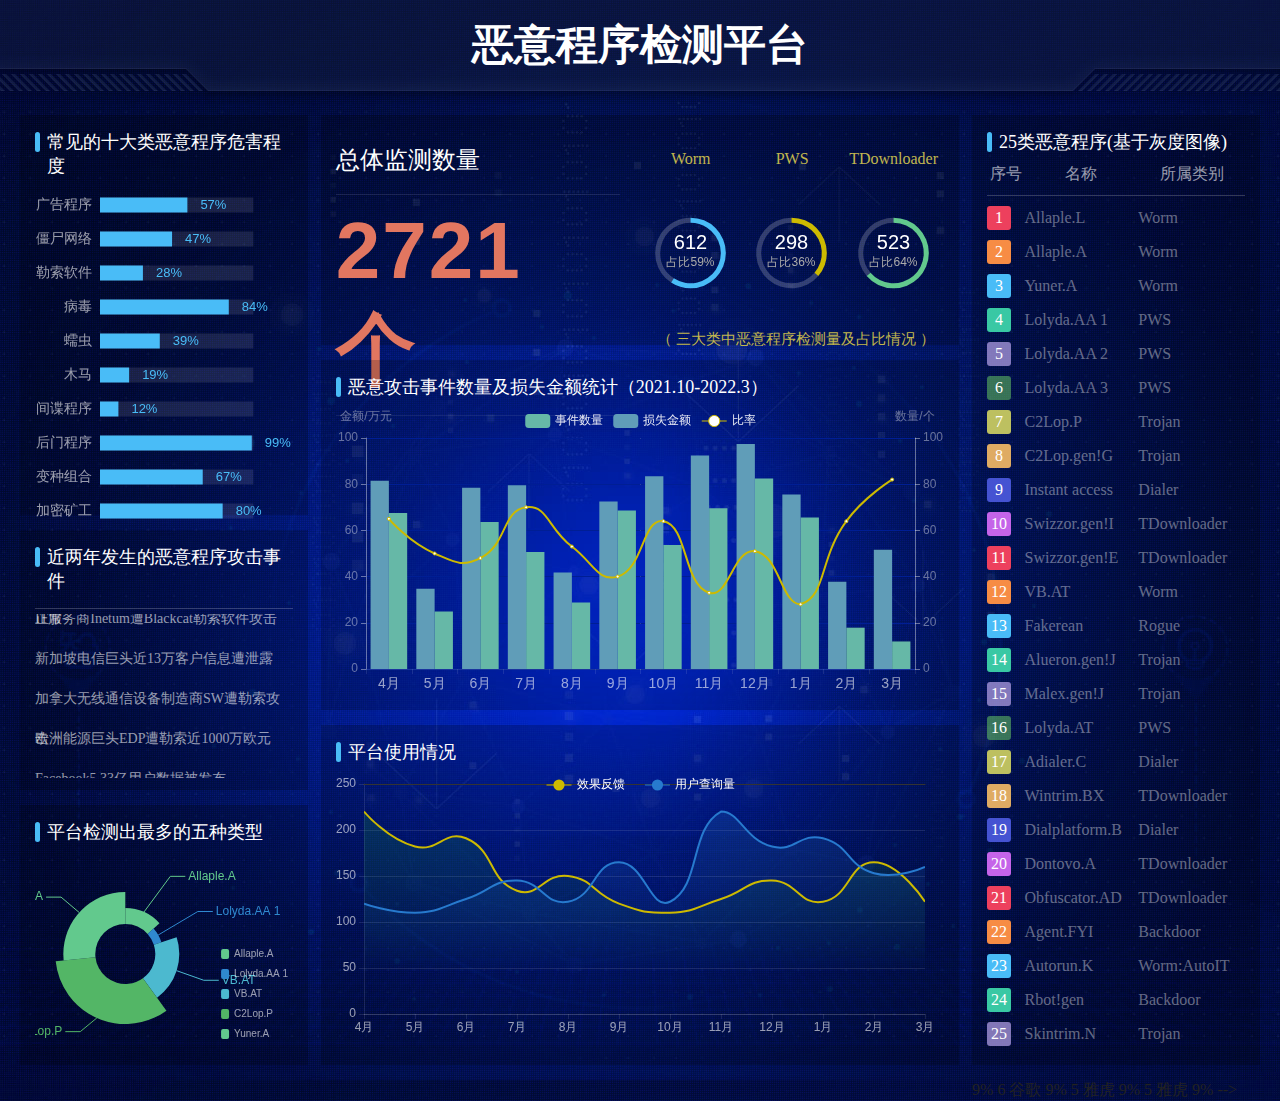
<file: platform/datepanel/index.html>
﻿<!doctype html>
<html>
<head>
  <meta charset="utf-8">
  <title></title>
  <script type="text/javascript" src="js/jquery.js"></script>
  <script type="text/javascript" src="js/echarts.min.js"></script> 
  <script type="text/javascript" src="js/js.js"></script> 
  <script type="text/javascript" src="js/jquery.limarquee.js"></script> 
  <script type="text/javascript" src="js/jquery.cxselect.min.js"></script> 
    
  <link rel="stylesheet" href="css/comon0.css">
  
  
</head>
<body>
<div   style="background:#000d4a url(images/bg.jpg) center top;">
	<div class="loading">
  <div class="loadbox"> <img src="picture/loading.gif"> 页面加载中... </div>
</div>
	<div class="back"></div>
<div class="head">
	 <div class="weather"><span id="showTime"></span></div>
  <h1 style="color: white">恶意程序检测平台</h1>

</div>
	<script>
var t = null;
    t = setTimeout(time,1000);//開始运行
    function time()
    {
       clearTimeout(t);//清除定时器
       dt = new Date();
		var y=dt.getFullYear();
		var mt=dt.getMonth()+1;
		var day=dt.getDate();
       var h=dt.getHours();//获取时
       var m=dt.getMinutes();//获取分
       var s=dt.getSeconds();//获取秒
       document.getElementById("showTime").innerHTML = y+"年"+mt+"月"+day+"日"+h+"时"+m+"分"+s+"秒";
       t = setTimeout(time,1000); //设定定时器，循环运行     
    } 

</script>
<div class="mainbox">
  <ul class="clearfix">
    <li>
      <div class="boxall" style="height:400px;">
        <div class="alltitle">常见的十大类恶意程序危害程度</div>
         <div class="navboxall" id="echart5"></div>
      </div>
      <div class="boxall" style="height:260px;">
        <div class="alltitle">近两年发生的恶意程序攻击事件</div>
       <div class="navboxall" >
		  <div class="wraptit">
		   <!-- <span>事件</span> -->
		   </div>
		  <div class="wrap">
          <ul>
<li><p><span>IT服务商Inetum遭Blackcat勒索软件攻击</span></p></li>
<li><p><span>新加坡电信巨头近13万客户信息遭泄露</span>
<li><p><span>加拿大无线通信设备制造商SW遭勒索攻击</span>
<li><p><span>欧洲能源巨头EDP遭勒索近1000万欧元</span>
<li><p><span>Facebook5.33亿用户数据被发布</span>
<li><p><span>伊朗核设施遭遇网络攻击</span>
<li><p><span>美国最大成品油管道运营商遭勒索软件攻击</span>
<li><p><span>美国核武器承包商SO遭REvil勒索软件攻击</span>
<li><p><span>南非司法部网络系统遭到黑客攻击陷入瘫痪</span>
<li><p><span>加拿大多省医疗卫生系统因网络攻击而中断</span>
<li><p><span>战网遭受DDoS攻击 暴雪表示服务已恢复正常</span>

           
          </ul>
        </div>
		  
		  </div>
      </div>
      <div class="boxall" style="height:260px;">
        <div class="alltitle">平台检测出最多的五种类型</div>
        
       <div class="navboxall" id="echart1"></div>
      </div>
    </li>
    <li>
      
    <div class="boxall" style="height:230px">
		<div class="clearfix navboxall" style="height: 100%">
		<div class="pulll_left num">
			<div class="numbt">总体监测数量<span> </span></div>
			<div class="numtxt">2721 个 </div>
			</div>
		<div class="pulll_right zhibiao">
			<div class="zb1"><span>Worm</span><div id="zb1"></div></div>
			<div class="zb2"><span>PWS</span><div id="zb2"></div></div>
			<div class="zb3"><span>TDownloader</span><div id="zb3"></div></div>
      <div class="numbt"> <span>（ 三大类中恶意程序检测量及占比情况 ）</span></div>
		</div>
		</div>
      </div>
		   <div class="boxall" style="height:350px">
        <div class="alltitle">恶意攻击事件数量及损失金额统计（2021.10-2022.3）</div>
			   <div class="navboxall" id="echart4"></div>
			   
      </div>
		   <div class="boxall" style="height:340px">
        <div class="alltitle">平台使用情况</div>
			   <div class="navboxall" id="echart3"></div>
      </div>
    </li>
    <li>
      <div class="boxall" style="height:950px">
        <div class="alltitle">25类恶意程序(基于灰度图像)</div>
	<div class="navboxall">
		  <table class="table1" width="100%" border="0" cellspacing="0" cellpadding="0">
  <tbody>
    <tr>
      <th scope="col">序号</th>
      <th scope="col">名称</th>
      <!-- <th scope="col">数量</th> -->
      <th scope="col">所属类别</th>
    </tr>
    <tr>
		<td><span>1</span></td>
      <td>Allaple.L</td>
      <!-- <td>114万<br></td> -->
      <td>Worm<br></td>
    </tr>
    <tr>
		<td><span>2</span></td>
      <td>Allaple.A</td>
      <!-- <td>923823万</td> -->
      <td>Worm</td>
    </tr>
    
    <tr>
		<td><span>3</span></td>
      <td>Yuner.A</td>
      <!-- <td>1240253万</td> -->
      <td>Worm</td>
    </tr>
    <tr>
		<td><span>4</span></td>
      <td>Lolyda.AA 1</td>
      <!-- <td>1.2亿</td> -->
      <td>PWS</td>
    </tr>
	  <tr>
		  <td><span>5</span></td>
      <td>Lolyda.AA 2</td>
      <!-- <td>13423万</td> -->
      <td>PWS</td>
    </tr>
    <tr>
		  <td><span>6</span></td>
      <td>Lolyda.AA 3</td>
      <!-- <td>13423万</td> -->
      <td>PWS</td>
    </tr>
    <tr>
		  <td><span>7</span></td>
      <td>C2Lop.P</td>
      <!-- <td>13423万</td> -->
      <td>Trojan</td>
    </tr>
    <tr>
		  <td><span>8</span></td>
      <td>C2Lop.gen!G</td>
      <!-- <td>13423万</td> -->
      <td>Trojan</td>
    </tr>
    <tr>
		  <td><span>9</span></td>
      <td>Instant access</td>
      <!-- <td>13423万</td> -->
      <td>Dialer</td>
    </tr>
    <tr>
		  <td><span>10</span></td>
      <td>Swizzor.gen!I</td>
      <!-- <td>13423万</td> -->
      <td>TDownloader</td>
    </tr>
    <tr>
		  <td><span>11</span></td>
      <td>Swizzor.gen!E</td>
      <!-- <td>13423万</td> -->
      <td>TDownloader</td>
    </tr>
    <tr>
		  <td><span>12</span></td>
      <td>VB.AT</td>
      <!-- <td>13423万</td> -->
      <td>Worm</td>
    </tr>
    <tr>
		  <td><span>13</span></td>
      <td>Fakerean</td>
      <!-- <td>13423万</td> -->
      <td>Rogue</td>
    </tr>
    <tr>
		  <td><span>14</span></td>
      <td>Alueron.gen!J</td>
      <!-- <td>13423万</td> -->
      <td>Trojan</td>
    </tr>
    <tr>
		  <td><span>15</span></td>
      <td>Malex.gen!J</td>
      <!-- <td>13423万</td> -->
      <td>Trojan</td>
    </tr>
    <tr>
		  <td><span>16</span></td>
      <td>Lolyda.AT</td>
      <!-- <td>13423万</td> -->
      <td>PWS</td>
    </tr>
    <tr>
		  <td><span>17</span></td>
      <td>Adialer.C</td>
      <!-- <td>13423万</td> -->
      <td>Dialer</td>
    </tr>
    <tr>
		  <td><span>18</span></td>
      <td>Wintrim.BX</td>
      <!-- <td>13423万</td> -->
      <td>TDownloader</td>
    </tr>
    <tr>
		  <td><span>19</span></td>
      <td>Dialplatform.B</td>
      <!-- <td>13423万</td> -->
      <td>Dialer</td>
    </tr>
    <tr>
		  <td><span>20</span></td>
      <td>Dontovo.A</td>
      <!-- <td>13423万</td> -->
      <td>TDownloader</td>
    </tr>
    <tr>
		  <td><span>21</span></td>
      <td>Obfuscator.AD</td>
      <!-- <td>13423万</td> -->
      <td>TDownloader</td>
    </tr>
    <tr>
		  <td><span>22</span></td>
      <td>Agent.FYI</td>
      <!-- <td>13423万</td> -->
      <td>Backdoor</td>
    </tr>
    <tr>
		  <td><span>23</span></td>
      <td>Autorun.K</td>
      <!-- <td>13423万</td> -->
      <td>Worm:AutoIT</td>
    </tr>
    <tr>
		  <td><span>24</span></td>
      <td>Rbot!gen</td>
      <!-- <td>13423万</td> -->
      <td>Backdoor</td>
    </tr>
    <tr>
		  <td><span>25</span></td>
      <td>Skintrim.N</td>
      <!-- <td>13423万</td> -->
      <td>Trojan</td>
    </tr>

  </tbody>
</table>
		  </div>
      </div>
		
      <!-- <div class="boxall" style="height: 300px">
        <div class="alltitle">标题样式</div>
		  <div class="navboxall">
		  <table class="table1" width="100%" border="0" cellspacing="0" cellpadding="0">
  <tbody>
    <tr>
       <th scope="col">排名</th>
      <th scope="col">公司</th>
      <th scope="col">数量</th>
      <th scope="col">增长率</th>
    </tr>
    <tr>
		<td><span>1</span></td>
      <td>腾讯科技</td>
      <td>114万<br></td>
      <td>100%<br></td>
    </tr>
    <tr>
		<td><span>2</span></td>
      <td>百度公司</td>
      <td>923823万</td>
      <td>21%</td>
    </tr>
    
    <tr>
		<td><span>3</span></td>
      <td>新浪</td>
      <td>1240253万</td>
      <td>12%</td>
    </tr>
    <tr>
		<td><span>4</span></td>
      <td>网易</td>
      <td>1.2亿</td>
      <td>39%</td>
    </tr>
	  <tr>
		  <td><span>5</span></td>
      <td>雅虎</td>
      <!-- <td>13423万</td> -->
      <td>9%</td>
    </tr>
    <tr>
		  <td><span>6</span></td>
      <td>谷歌</td>
      <!-- <td>13423万</td> -->
      <td>9%</td>
    </tr>
    <tr>
		  <td><span>5</span></td>
      <td>雅虎</td>
      <!-- <td>13423万</td> -->
      <td>9%</td>
    </tr>
    <tr>
		  <td><span>5</span></td>
      <td>雅虎</td>
      <!-- <td>13423万</td> -->
      <td>9%</td>
    </tr> -->

  <!-- </tbody>
</table> -->
		  </div>
		  
      </div>
		
		 <!-- <div class="boxall" style="height:320px">
        <div class="alltitle">66666</div>
			 <div class="navboxall" id="echart2"></div>
      </div> -->
		
		
    </li>
  </ul>

</div>
	</div>

	<script>

$(function(){
	$('.wrap,.adduser').liMarquee({
		direction: 'up',//身上滚动 
		runshort: false,//内容不足时不滚动
		scrollamount: 20//速度
	});
});

</script> 
	
</body>
</html>
</file>
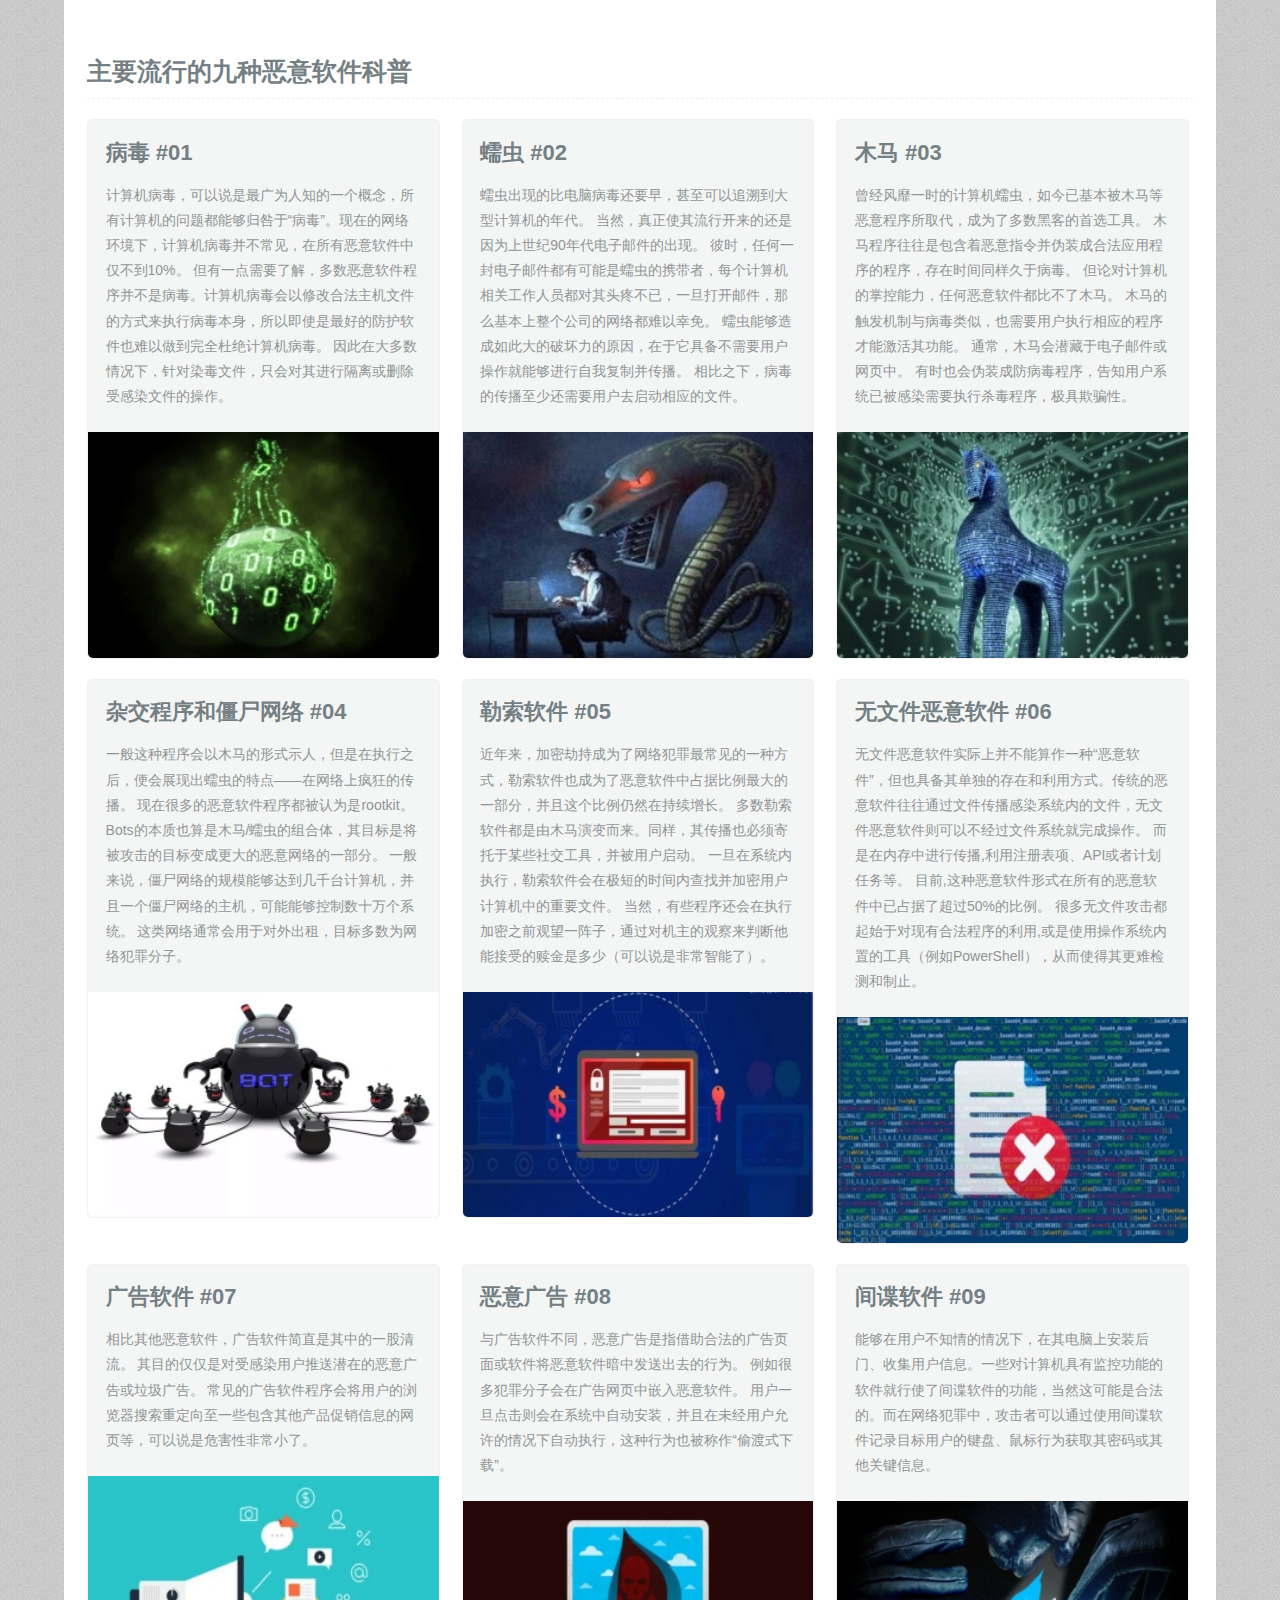
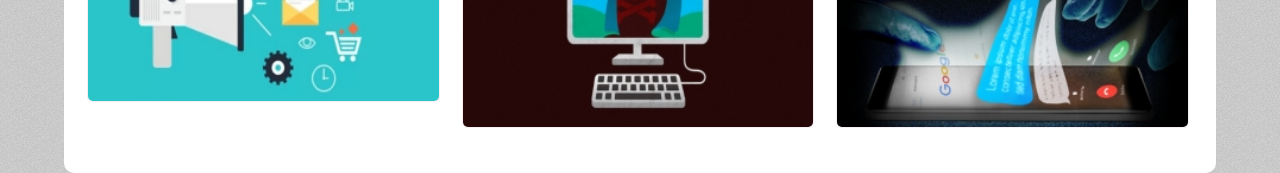
<file: platform/sciencepopularization/恶意软件科普.html>
<!DOCTYPE HTML>
<html>
<head>
  <title>Services</title>
  <meta http-equiv="Content-Type" content="text/html; charset=utf-8" />
  <meta name="viewport" content="width=device-width, initial-scale=1, maximum-scale=1">
  <link href="css/style.css" rel="stylesheet" type="text/css"  media="all" />
  <link rel="stylesheet" href="css/flexslider.css" type="text/css" media="screen" />
  <script src="js/jquery-1.10.2.min.js" type="text/javascript"></script>
  <script defer src="js/jquery.flexslider.js"></script>
 </head>
<body>
	<div class="wrap">
		<div class="content">
			 <div class="about-data"> 	
			 <h2>主要流行的九种恶意软件科普</h2>
			  <div class="top-grids services-grids">
				  <div class="section group">
					 <div class="grid_1_of_3 images_1_of_3 top_grid">
						 <div class="topgrid-desc">							 
						   <h3>病毒 #01</h3>
						   <p>计算机病毒，可以说是最广为人知的一个概念，所有计算机的问题都能够归咎于“病毒”。现在的网络环境下，计算机病毒并不常见，在所有恶意软件中仅不到10%。
							但有一点需要了解，多数恶意软件程序并不是病毒。计算机病毒会以修改合法主机文件的方式来执行病毒本身，所以即使是最好的防护软件也难以做到完全杜绝计算机病毒。
							因此在大多数情况下，针对染毒文件，只会对其进行隔离或删除受感染文件的操作。</p>
						   </div>
						   <img src="images/01.jpg" alt="" />
					 </div>
					  <div class="grid_1_of_3 images_1_of_3 top_grid">
						  <div class="topgrid-desc">							 
						   <h3>蠕虫 #02</h3>
						   <p>蠕虫出现的比电脑病毒还要早，甚至可以追溯到大型计算机的年代。
							当然，真正使其流行开来的还是因为上世纪90年代电子邮件的出现。
							彼时，任何一封电子邮件都有可能是蠕虫的携带者，每个计算机相关工作人员都对其头疼不已，一旦打开邮件，那么基本上整个公司的网络都难以幸免。
							蠕虫能够造成如此大的破坏力的原因，在于它具备不需要用户操作就能够进行自我复制并传播。
							相比之下，病毒的传播至少还需要用户去启动相应的文件。</p>
						   </div>
						   <img src="images/02.jpg" alt="" />
					  </div>
					 <div class="grid_1_of_3 images_1_of_3 top_grid">
						  <div class="topgrid-desc">							 
						   <h3>木马 #03</h3>
						   <p>曾经风靡一时的计算机蠕虫，如今已基本被木马等恶意程序所取代，成为了多数黑客的首选工具。
							木马程序往往是包含着恶意指令并伪装成合法应用程序的程序，存在时间同样久于病毒。
							但论对计算机的掌控能力，任何恶意软件都比不了木马。
							木马的触发机制与病毒类似，也需要用户执行相应的程序才能激活其功能。
							通常，木马会潜藏于电子邮件或网页中。
							有时也会伪装成防病毒程序，告知用户系统已被感染需要执行杀毒程序，极具欺骗性。</p>
						   </div>
						<img src="images/03.jpg" alt="" />
					 </div>
				 </div>
			  </div>
			  <div class="top-grids services-grids">
				  <div class="section group">
					 <div class="grid_1_of_3 images_1_of_3 top_grid">
						 <div class="topgrid-desc">							 
						   <h3>杂交程序和僵尸网络  #04</h3>
						   <p>一般这种程序会以木马的形式示人，但是在执行之后，便会展现出蠕虫的特点——在网络上疯狂的传播。
							现在很多的恶意软件程序都被认为是rootkit。Bots的本质也算是木马/蠕虫的组合体，其目标是将被攻击的目标变成更大的恶意网络的一部分。
							一般来说，僵尸网络的规模能够达到几千台计算机，并且一个僵尸网络的主机，可能能够控制数十万个系统。
							这类网络通常会用于对外出租，目标多数为网络犯罪分子。</p>
						   </div>
						   <img src="images/04.jpg" alt="" />
					 </div>
					  <div class="grid_1_of_3 images_1_of_3 top_grid">
						  <div class="topgrid-desc">							 
						   <h3>勒索软件 #05</h3>
						   <p>近年来，加密劫持成为了网络犯罪最常见的一种方式，勒索软件也成为了恶意软件中占据比例最大的一部分，并且这个比例仍然在持续增长。
							多数勒索软件都是由木马演变而来。同样，其传播也必须寄托于某些社交工具，并被用户启动。
							一旦在系统内执行，勒索软件会在极短的时间内查找并加密用户计算机中的重要文件。
							当然，有些程序还会在执行加密之前观望一阵子，通过对机主的观察来判断他能接受的赎金是多少（可以说是非常智能了）。 </p>
						   </div>
						   <img src="images/05.jpg" alt="" />
					  </div>
					 <div class="grid_1_of_3 images_1_of_3 top_grid">
						  <div class="topgrid-desc">							 
						   <h3>无文件恶意软件 #06</h3>
						   <p>无文件恶意软件实际上并不能算作一种“恶意软件”，但也具备其单独的存在和利用方式。传统的恶意软件往往通过文件传播感染系统内的文件，无文件恶意软件则可以不经过文件系统就完成操作。
							而是在内存中进行传播,利用注册表项、API或者计划任务等。
							目前,这种恶意软件形式在所有的恶意软件中已占据了超过50%的比例。
							很多无文件攻击都起始于对现有合法程序的利用,或是使用操作系统内置的工具（例如PowerShell），从而使得其更难检测和制止。</p>
						   </div>
						<img src="images/06.jpg" alt="" />
					 </div>
				 </div>
			  </div>
			  <div class="top-grids services-grids">
				 <div class="section group">
					<div class="grid_1_of_3 images_1_of_3 top_grid">
						<div class="topgrid-desc">							 
						  <h3>广告软件 #07</h3>
						  <p>相比其他恶意软件，广告软件简直是其中的一股清流。
							其目的仅仅是对受感染用户推送潜在的恶意广告或垃圾广告。
							常见的广告软件程序会将用户的浏览器搜索重定向至一些包含其他产品促销信息的网页等，可以说是危害性非常小了。</p>
						  </div>
						  <img src="images/07.jpg" alt="" />
					</div>
					 <div class="grid_1_of_3 images_1_of_3 top_grid">
						 <div class="topgrid-desc">							 
						  <h3>恶意广告 #08</h3>
						  <p>与广告软件不同，恶意广告是指借助合法的广告页面或软件将恶意软件暗中发送出去的行为。
							例如很多犯罪分子会在广告网页中嵌入恶意软件。
							用户一旦点击则会在系统中自动安装，并且在未经用户允许的情况下自动执行，这种行为也被称作“偷渡式下载”。</p>
						  </div>
						  <img src="images/08.jpg" alt="" />
					 </div>
					<div class="grid_1_of_3 images_1_of_3 top_grid">
						 <div class="topgrid-desc">							 
						  <h3>间谍软件 #09</h3>
						  <p>能够在用户不知情的情况下，在其电脑上安装后门、收集用户信息。一些对计算机具有监控功能的软件就行使了间谍软件的功能，当然这可能是合法的。而在网络犯罪中，攻击者可以通过使用间谍软件记录目标用户的键盘、鼠标行为获取其密码或其他关键信息。
							</p>
						  </div>
					   <img src="images/09.jpg" alt="" />
					</div>
				</div>
			 </div>
			</div>
		 </div>
	   </div>	
		 	   			
		
		</div>
	</div>
	
</body>
</html>
</file>
<file: platform/datepanel/css/comon0.css>
﻿@charset "utf-8";
/* CSS Document */
*{
	-webkit-box-sizing: border-box;
	-moz-box-sizing: border-box;
	box-sizing: border-box}
*,body{padding:0px;	margin:0px;color: #222;font-family: "微软雅黑";}
body{color:#666;font-size: 16px;}
li{ list-style-type:none;}
table{}
i{ margin:0px; padding:0px; text-indent:0px;}
img{ border:none; max-width: 100%;}
a{ text-decoration:none; color:#399bff;}
a.active,a:focus{ outline:none!important; text-decoration:none;}
ol,ul,p,h1,h2,h3,h4,h5,h6{ padding:0; margin:0}
a:hover{ color:#06c; text-decoration: none!important}


.clearfix:after, .clearfix:before {
	display: table;
	content: " "
}
 .clearfix:after {
	clear: both
}
.pulll_left{float:left;}
.pulll_right{float:right;}

.loading{position:fixed; left:0; top:0; font-size:16px; z-index:100000000;width:100%; height:100%; background:#1a1a1c; text-align:center;}
.loadbox{position:absolute; width:160px;height:150px; color: rgba(255,255,255,.6); left:50%; top:50%; margin-top:-100px; margin-left:-75px;}
.loadbox img{ margin:10px auto; display:block; width:40px;}
 
.head{ height:105px; background: url(../images/head_bg.png) no-repeat center center; position: relative}
.head h1{ color:#fff; text-align: center; font-size:42px; line-height:90px;;}
.head h1 img{ width:1.5rem; display: inline-block; vertical-align: middle; margin-right: .2rem}
.weather{ position:absolute; right:30px; top:0; line-height: 70px;}
.weather span{color:rgba(255,255,255,.9)!important; font-size: 24px; }

.mainbox{ padding:10px 20px 0 20px;}
.mainbox>ul{ margin-left:-.4rem; margin-right:-.4rem;}
.mainbox>ul>li{ float: left; padding: 0 .4rem}
.mainbox>ul>li{ width: 24%}
.mainbox>ul>li:nth-child(2){ width: 52%}

.boxall{ padding:15px;  background: rgba(0,0,0,.2); position: relative; margin-bottom:15px;; z-index: 10;}
.alltitle{ font-size:18px; color:#fff; position: relative; padding-left: 12px;margin-bottom: 10px;}
.alltitle:before{ width: 5px; height: 20px; top:2px; position: absolute; content: ""; background: #49bcf7; border-radius:20px; left: 0; }

.navboxall{height: calc(100% - 30px);}
.num,.zhibiao{height: 100%; width: 50%;}
.zb1,.zb2,.zb3{float: left; width: 33.3333%; height: 100%;}
#zb1,#zb2,#zb3{height: calc(100% - 30px); }
.zhibiao span{ padding-top: 20px; display: block; text-align: center; color:#c1b64e ; font-size: 16px;}
.num{padding-right: 20px;}
.numbt{ font-size: 24px; color: #fff; padding-top:14px;}
.numbt span{font-size: 15px; padding-left: 8px;color: #c1b64e; }
.numtxt{ color: #e27660; font-size: 80px; font-family: arial; border-top: 1px solid rgba(255,255,255,.1);border-bottom: 1px solid rgba(255,255,255,.1); padding: 10px 0; margin: 18px 0; font-weight: bold; letter-spacing: 2px;}

.table1 th{border-bottom: 1px solid rgba(255,255,255,.2); font-size: 16px; color:rgba(255,255,255,.6); font-weight: normal; padding:0 0 10px 0;}
.table1 td{ font-size: 16px; color:rgba(255,255,255,.4); padding: 10px 0 0 0; }
.table1 span{ width: 24px; height: 24px; border-radius: 3px; display: block; background: #878787; color: #fff; line-height: 24px; text-align: center;}

.table1 tr:nth-child(2) span{ background: #ed405d}
.table1 tr:nth-child(3) span{ background: #f78c44}
.table1 tr:nth-child(4) span{ background: #49bcf7}
.table1 tr:nth-child(5) span{ background: #39c8a4}
.table1 tr:nth-child(6) span{ background: #ae9ce1bf}
.table1 tr:nth-child(7) span{ background: #71db657e}
.table1 tr:nth-child(8) span{ background: #bdc060}
.table1 tr:nth-child(9) span{ background: #dfab63}
.table1 tr:nth-child(10) span{ background: #4553d2}
.table1 tr:nth-child(11) span{ background: #c564e9}
.table1 tr:nth-child(12) span{ background: #ed405d}
.table1 tr:nth-child(13) span{ background: #f78c44}
.table1 tr:nth-child(14) span{ background: #49bcf7}
.table1 tr:nth-child(15) span{ background: #39c8a4}
.table1 tr:nth-child(16) span{ background: #ae9ce1bf}
.table1 tr:nth-child(17) span{ background: #71db657e}
.table1 tr:nth-child(18) span{ background: #bdc060}
.table1 tr:nth-child(19) span{ background: #dfab63}
.table1 tr:nth-child(20) span{ background: #4553d2}
.table1 tr:nth-child(21) span{ background: #c564e9}
.table1 tr:nth-child(22) span{ background: #ed405d}
.table1 tr:nth-child(23) span{ background: #f78c44}
.table1 tr:nth-child(24) span{ background: #49bcf7}
.table1 tr:nth-child(25) span{ background: #39c8a4}
.table1 tr:nth-child(26) span{ background: #ae9ce1bf}

.iconchart li{height: 30px;}
.iconchart label{ color: #fff; line-height: 30px; height: 30px; display: inline-block; opacity: .8;}
.iconchart label img{ display: inline-block; vertical-align: middle; opacity: .4;}
.iconchart .bar{ display: inline-block; background: rgba(255,255,255,.1); border:1px solid rgba(255,255,255,.2);width: 78%;height:20px; padding: 2px; position: relative;top: 5px;}
.iconchart .bar span{ background: linear-gradient(to right, #588fab , #5ea99c); display: block; width: 60%; height: 100%;animation: myfirst2 1s  ease;}
.iconchart .bar i{position: absolute; opacity: .5; right:-36px; color: #fff; line-height: 20px; top: 0;}
/*Plugin CSS*/
.wrap{ height:82%; overflow: hidden;}
.wrap li{  line-height:40px; height:40px; }
.wrap li p,.wraptit{ font-size: 0; }
.wrap li span,.wraptit span{ display: inline-block; font-size: 14px;color: rgba(255,255,255,.6);}
.wraptit { border-bottom: 1px solid rgba(255,255,255,.2); padding:0 0 5px 0; margin-bottom: 5px;}
/* .wrap li span:nth-child(1){ width: 30%}
.wrap li span:nth-child(2){ width: 20%}
.wrap li span:nth-child(3){ width: 20%}
.wrap li span:nth-child(4){ width: 30%} */
/* .wrap li span:nth-child(4),.wraptit span:nth-child(4){ width: 30%} */

.str_wrap {
	overflow:hidden;
	width:100%;
	position:relative;
	-moz-user-select: none;
	-khtml-user-select: none;
	user-select: none;  
	white-space:nowrap;
}


.str_move { 
	white-space:nowrap;
	position:absolute; 
	top:0; 
	left:0;
	cursor:move;
}
.str_move_clone {
	display:inline-block;
	vertical-align:top;
	position:absolute; 
	left:100%;
	top:0;
}
.str_vertical .str_move_clone {
	left:0;
	top:100%;
}
.str_down .str_move_clone {
	left:0;
	bottom:100%;
}
.str_vertical .str_move,
.str_down .str_move {
	white-space:normal;
	width:100%;
}
.str_static .str_move,
.no_drag .str_move,
.noStop .str_move{
	cursor:inherit;
}
.str_wrap img {
	max-width:none !important;	
}

@keyframes myfirst2
{
from {width: 0}
to {}
}
</file>
<file: platform/sciencepopularization/css/style.css>
/*
Author: W3layouts
Author URL: http://w3layouts.com
License: Creative Commons Attribution 3.0 Unported
License URL: http://creativecommons.org/licenses/by/3.0/
*/
/* reset */
html,body,div,span,applet,object,iframe,h1,h2,h3,h4,h5,h6,p,blockquote,pre,a,abbr,acronym,address,big,cite,code,del,dfn,em,img,ins,kbd,q,s,samp,small,strike,strong,sub,sup,tt,var,b,u,i,dl,dt,dd,ol,nav ul,nav li,fieldset,form,label,legend,table,caption,tbody,tfoot,thead,tr,th,td,article,aside,canvas,details,embed,figure,figcaption,footer,header,hgroup,menu,nav,output,ruby,section,summary,time,mark,audio,video{margin:0;padding:0;border:0;font-size:100%;font:inherit;vertical-align:baseline;}
article, aside, details, figcaption, figure,footer, header, hgroup, menu, nav, section {display: block;}
ol,ul{list-style:none;margin:0px;padding:0px;}
blockquote,q{quotes:none;}
blockquote:before,blockquote:after,q:before,q:after{content:'';content:none;}
table{border-collapse:collapse;border-spacing:0;}
/* start editing from here */
a{text-decoration:none;}
.txt-rt{text-align:right;}/* text align right */
.txt-lt{text-align:left;}/* text align left */
.txt-center{text-align:center;}/* text align center */
.float-rt{float:right;}/* float right */
.float-lt{float:left;}/* float left */
.clear{clear:both;}/* clear float */
.pos-relative{position:relative;}/* Position Relative */
.pos-absolute{position:absolute;}/* Position Absolute */
.vertical-base{	vertical-align:baseline;}/* vertical align baseline */
.vertical-top{	vertical-align:top;}/* vertical align top */
nav.vertical ul li{	display:block;}/* vertical menu */
nav.horizontal ul li{	display: inline-block;}/* horizontal menu */
img{max-width:100%;}
/*end reset*/
body{
	font-family: 'Source Sans Pro', sans-serif;
    background-image: url([data-uri]);
	background-color: #e2e2e2;
}
/*----start-wrap-----*/
.wrap{
	width:80%;
	margin:0 auto;
}
/*----start-header-----*/
.header {
	background-image: url([data-uri]);
	background-color:#69B3CB;
}
.header-top{
	padding-top:30px;
}
.logo{
	display:inline-block;
	margin:0 8%;
	background-image: url([data-uri]);
	background-color:#FF7253;
	padding:10px 30px;
	border:6px solid #FFF;
	border-bottom:none;
	border-radius: 10px 10px 0px 0px;
	-webkit-border-radius: 10px 10px 0px 0px;
	-moz-border-radius: 10px 10px 0px 0px;
	-o-border-radius: 10px 10px 0px 0px;
	vertical-align:middle;
	position:relative;
}
.logo:after {
	content: '';
	position: absolute;
	bottom:-17px;
	left:42%;
	display:block;
	width:40px;
	height:20px;
	background:url("../images/down-arrow.png") no-repeat;
}
.logo a{
	display:block;
	margin:0 !important;
	font-weight:normal !important;
}
.logo a h1{
	font-size:55px;
	color:#FFF;
	font-family: 'Niconne', cursive;
}
.top-header{
	display:none;
}
/*------start-top-nav------*/
.top-nav {
	position:relative;
}
.nav { width:100%;}
ul.simple-toggle { list-style: none; padding: 0px; margin: 0px;text-align: center; }
ul.simple-toggle li { display: inline-block; text-align: left; }
ul.simple-toggle li a { 
	        display: block; 
	        margin:0px 15px; 
	        text-decoration: none; 
	        color: #fff;
	        font-weight:bold;
	        font-size:17px;
	        -webkit-transition: all 0.5s ease;
			-moz-transition: all 0.5s ease;
			-o-transition: all 0.5s ease;
			transition: all 0.5s ease; }
ul.simple-toggle li a:hover { color:#3C5A65;}

.anchor-link { 
	display: none; 
	text-align: center;
	margin-top:20px;
    margin-right: 10px;
    float: right; 
  }
#mobile-nav { display:none; }

@media (max-width:800px){
	
	ul.simple-toggle { display: none; }
	.anchor-link, #mobile-nav { display: block; }

  ul.open { 
   background-image: url([data-uri]);
	background-color: #e2e2e2;
    box-shadow: 0px 2px 5px #444444;
    -webkit-box-shadow: 0px 2px 5px #444444;
    -moz-box-shadow: 0px 2px 5px #444444;
    -o-box-shadow: 0px 2px 5px #444444;
    display: block;
    list-style: none outside none;
    margin: 0;
    padding: 0;
    position: absolute;
    right:0px;
    top: 100%;
    width:100%;
    z-index: 500; 
	}
	ul.open li { display: block; list-style: none; text-align: center; }
	ul.open li a { 
		    display: block; 
		    padding:10px 0px; 
		    border-bottom:1px solid #BBB; 
		    text-decoration: none;
		    -webkit-transition: all 0.5s ease;
			-moz-transition: all 0.5s ease;
			-o-transition: all 0.5s ease;
			transition: all 0.5s ease;
			margin:0;
 }
	ul.open li a:hover { 
        background-image: url([data-uri]);
        background-color: #FF7253;
        color:#FFF;
  }
}
.banner{
	background:#FFF;
	padding:2%;
	padding-bottom:0;
	border-radius: 10px 10px 0px 0px;
	-webkit-border-radius:  10px 10px 0px 0px;
	-moz-border-radius: 10px 10px 0px 0px;
	-o-border-radius:  10px 10px 0px 0px;
}
.banner-text{
	text-align:center;
	padding:10px 0 25px 0;
}
.banner-text h2{
	color:#dc6449;
	font-size:25px;
}
.banner-text h2 span{
	font-weight:bold;
	color:#758084;
	-webkit-text-stroke: .5px;
}
/*---start-content-----*/
.content{
	background:#fff;
	padding:2%;
	border-radius:0px 0px 10px 10px;
	-webkit-border-radius:0px 0px 10px 10px;
	-moz-border-radius:0px 0px 10px 10px;
	-o-border-radius:0px 0px 10px 10px;
}
.content h2{
	color: #758084;
	font-size: 25px;
	padding-bottom: 15px;
	font-weight: bold;
}
.content p{
	font-size: 16px;
    color: #929596;
    line-height: 1.6em;
}
/*  GRID OF THREE   ============================================================================= */
.section {
	clear: both;
	padding: 0px;
	margin: 0px;
}
.group:before,
.group:after {
    content:"";
    display:table;
}
.group:after {
    clear:both;
}
.group {
    zoom:1;
}
.grid_1_of_3{
	display: block;
	float:left;
	margin: 0% 0 0% 2%;
}
.grid_1_of_3:first-child { 
	margin-left: 0; 
}
.images_1_of_3 {
	width:31.7%;
	padding:0%; 
}
.top_grid  img {
	max-width:100%;
	display:block;
	width:100%;
	border-radius:0px 0px 5px 5px;
	-webkit-border-radius:0px 0px 5px 5px;
	-moz-border-radius:0px 0px 5px 5px;
	-o-border-radius:0px 0px 5px 5px;
}
.images_1_of_3  h3 img{
	margin-right:15px;
}
.images_1_of_3  h3 {
	color:#758084;
	font-size:22px;
	padding-bottom: 10px;
	font-weight:bold;
}
.images_1_of_3  p {
	font-size:16px;
	padding:5px 0;
	color:#7D8B90;
	line-height: 1.4em;
}
.top_grid{
	background:#f4f5f5;
	border:1px solid #f5eef3;
	border-radius:5px;
	-webkit-border-radius:5px;
	-moz-border-radius:5px;
	-o-border-radius:5px;
}
.topgrid-desc{
	padding:5% !important;
}
.content-middle{
	margin:2% 0;
	background:#f4f5f5;
	border-radius:5px;
	-webkit-border-radius:5px;
	-moz-border-radius:5px;
	-o-border-radius:5px;
}
.content-middle-top {
	background-image: url([data-uri]);
	background-color:#FF7253;
	padding:20px 0;
	border-bottom:none;
	border-radius: 5px 5px 0px 0px;
	-webkit-border-radius: 5px 5px 0px 0px;
	-moz-border-radius:5px 5px 0px 0px;
	-o-border-radius:5px 5px 0px 0px;
	position:relative;
	text-align:center;
}
.content-middle-top:after {
	content: '';
	position: absolute;
	bottom:-17px;
	left:42%;
	display:block;
	width:40px;
	height:20px;
	background:url("../images/down-arrow.png") no-repeat;
}
.content-middle-top h4{
	font-size:42px;
    color: #FFF;
    font-family: 'Niconne', cursive;
}
.content-middle-desc{
	padding:4% 2%;
}
.content-bottom{
	padding:2% 0;
}
.content-bottom h3,.content-middle h3{
	color:#758084;
	font-size:20px;
	padding-bottom:15px;
	font-weight:bold;
}
.content-bottom p,.content-middle p{
	font-size:16px;
	color:#929596;
	line-height:1.6em;
}
.cont{
	display: block;
	float:left;
	margin:0;
}
.rsidebar{
	display: block;
	float:left;
	margin:0% 0% 0% 2%;
} 	
.lsidebar{
	display: block;
	float:left;
	margin:0% 4% 0% 0%;
} 	
.span_2_of_3 {
	width:62.2%;
	padding:0; 
}
.span_1_of_3 {
	width:35.8%;
	padding:0; 
}
.span_3_of_1 {
	width:25.8%;
	padding:0; 
}
.span_3_of_1 img {
	border-radius: 5px;
	-webkit-border-radius: 5px;
	-moz-border-radius: 5px;
	-o-border-radius: 5px;
}
.span_3_of_2 {
	width:70.2%;
	padding:0; 
}
.services-desc-block{
	padding:4% 0;
	border-top:1px solid #f4f5f5;
}
.services-desc-block:first-child {
	padding-top:0;
	border-top:none;
}
.services-desc-block:last-child{
	padding-bottom:0;
}
.news-letter span{
	display:block;
	font-size:16px;
	color:#929596;
	padding-bottom:4px;
}
.news-letter input[type="text"],.news-letter textarea{
		    padding:10px;
			display:block;
			width:95%;
			background:#f4f5f5;
			border:1px solid #FFF;
			outline:none;
			color:#2C2C2C;
			font-size:14px;
			 font-family:'Source Sans Pro', sans-serif;
			-webkit-appearance:none;
			border-radius: 5px;
			-webkit-border-radius: 5px;
			-moz-border-radius: 5px;
			-o-border-radius: 5px;
}
.news-letter input[type="text"]:focus,.news-letter textarea:focus{
	border:1px solid #E0E0E0;
}
.news-letter textarea{
		resize:none;
		height:105px;		
}
.news-letter input[type="submit"],.more-info a {
    background:#e17c65;
	color: #FFF;
	font-size:1em;
	font-weight:bold;
	padding:8px 15px;
	border:none;
	border-radius:5px;
	-webkit-border-radius:5px;
	-moz-border-radius:5px;
	-o-border-radius:5px;
	text-decoration: none;
	outline: 0;
	-webkit-transition: all 0.5s ease-in-out;
	-moz-transition: all 0.5s ease-in-out;
	-o-transition: all 0.5s ease-in-out;
	transition: all 0.5s ease-in-out;
    display:inline-block;
    font-family:'Source Sans Pro', sans-serif;
    cursor:pointer;
    -webkit-appearance:none;
    margin:0;
    margin-top:15px;
}
.news-letter input[type="submit"]:hover,.more-info a:hover{
		background:#D26C54;
}
.more-info2 a{
	background:#979fa2;
}
/*---footer----*/
.footer{
	margin-top:1em;
	padding:20px 0;
}
.copy-right{
	text-align:center;
}
.copy-right p{
	color:#787c7f;
	font-size:16px;
}
.copy-right p a{
	color:#e17c65;
	font-weight:bold;
	-webkit-transition: all 0.3s ease-out;
	-moz-transition: all 0.3s ease-out;
	-ms-transition: all 0.3s ease-out;
	-o-transition: all 0.3s ease-out;
	transition: all 0.3s ease-out;
}
.copy-right p a:hover{
	color:#3C5A65;
	text-decoration:underline;
}
/** About **/
.about-data{
	padding:2% 0;
}
.about-data h2{
	padding:10px 0;
	border-bottom:1px dashed rgba(242, 234, 240, 1);
	margin-bottom:10px;
}
.about-data p {
	font-size:14px;
	padding:5px 0;
	color:#929596;
	line-height: 1.8em !important;
}
.about-data p a{
	color:#e17c65;
	font-weight:bold;
	font-size:16px;
	-webkit-transition: all 0.5s ease-out;
	-moz-transition: all 0.5s ease-out;
	-ms-transition: all 0.5s ease-out;
	-o-transition: all 0.5s ease-out;
	transition: all 0.5s ease-out;
}
.about-data p a:hover{
	color:#222;
	text-decoration:underline;
}
.services-grids{
	margin-top:20px;
}
.services-desc img{
	margin-top:15px;
}
/** Projects **/
#filters {
	margin:3% 1%;
	padding:0;
	list-style:none;
}
#filters li {
	display:inline-block;
	margin-right:15px;
}
#filters li span {
	font-size:16px;
	font-weight:bold;
	display: block;
	padding: 10px 30px;
	border: 1px solid rgba(120, 124, 127, 0.4);
	text-decoration: none;
	color:#758084;
	cursor: pointer;
	transition: 0.5s all;
	-webkit-transition: 0.5s all;
	-moz-transition: 0.5s all;
	-o-transition: 0.5s all;
	border-radius: 4px;
	-webkit-border-radius: 4px;	
	-moz-border-radius: 4px;	
	-o-border-radius: 4px;	
}
#filters li span.active,#filters li span:hover {
	background:#e17c65;
	border: 1px solid #e17c65;
	color:#fff;
}
#portfoliolist .portfolio {
	-webkit-box-sizing: border-box;
	-moz-box-sizing: border-box;
	-o-box-sizing: border-box;
	width:23%;
	margin:1%;
	display:none;
	float:left;
	overflow:hidden;
}
.portfolio-wrapper {
	overflow:hidden;
	position: relative !important;
	cursor:pointer;
}
.portfolio img {
	top: 0px !important;
	max-width:100%;
	position: relative;
	opacity: 5;
	transition: all 300ms!important;
	-webkit-transition: all 300ms!important;
	-moz-transition: all 300ms!important;
}
.portfolio .label {
	position: absolute;
	width: 100%;
	bottom:-40px;
}
.portfolio .label-bg {
	background:#e17c65;
	width: 100%;
	height:100%;
	position: absolute;
	top:0;
	left:0;
}
.portfolio .label-text {
	position: relative;
	z-index:500;
	padding:5px 8px;
}
.portfolio .text-category {
	display: block;
	font-size: 16px;
	font-weight:bold;
	color:#FFF;
}
/* Self Clearing Goodness */
.container:after { content: "\0020"; display: block; height: 0; clear: both; visibility: hidden; }

.clearfix:before,
.clearfix:after,
.row:before,
.row:after {
  content: '\0020';
  display: block;
  overflow: hidden;
  visibility: hidden;
  width: 0;
  height: 0; }
.row:after,
.clearfix:after {
  clear: both; }
.row,
.clearfix {
  zoom: 1; }

.clear {
  clear: both;
  display: block;
  overflow: hidden;
  visibility: hidden;
  width: 0;
  height: 0;
}
.pagination2 li{
	float:none;
}
/***** 404 ****/
.page-not-found{
	text-align:center;
	color: #353434;
	padding:2% 0;
}
.page-not-found h4{	
	font-size:4em;
	text-shadow: 1px 1px 1px #FFF, 2px 2px 1px #888;
	text-transform:uppercase;
}
.page-not-found h3{
	font-size:20em;
	text-shadow: 1px 1px 1px #FFF, 2px 2px 1px #888;
	color:#69B3CB;
	font-family: 'Niconne', cursive;
	line-height: 1em;
	margin-top: -75px;
}
/************* Contact ********/
.contact_desc{
	padding:50px 0;
	background:#FFF;
}
.contact_desc h2{
	color:#373737;
	margin:5px 0 15px 0;
	font-size:1.5em;
	text-transform:uppercase;
}
.contact-form{
	position:relative;
	padding-bottom:10px;
}
.left_form{
	float:left;
	width:48%;
}
.right_form{
	float:left;
	width:48%;
	margin-left:3.8%;
}
.contact-form div{
	padding:5px 0;
}
.contact-form span{
	display:block;
	font-size:16px;
	color:#929596;
	padding-bottom:5px;
}
.contact-form input[type="text"],.contact-form textarea{
		    padding:10px;
			display:block;
			width:95%;
			background:#f4f5f5;
			border:1px solid rgba(245, 238, 243, 0.4);
			outline:none;
			color:#2C2C2C;
			font-size:16px;
			 font-family:'Source Sans Pro', sans-serif;
			-webkit-appearance:none;
			border-radius: 5px;
			-webkit-border-radius: 5px;
			-moz-border-radius: 5px;
			-o-border-radius: 5px;
}
.contact-form textarea{
		resize:none;
		height:105px;		
}
.contact-form input[type="text"]:hover,.contact-form input[type="text"]:focus,.contact-form textarea:hover,.contact-form textarea:focus{
	border-color:rgba(205, 204, 205, 0.6);
}
.myButton{
     background:#e17c65;
	color: #FFF;
	font-size:1em;
	font-weight:bold;
	padding:8px 15px;
	border:none;
	border-radius:5px;
	-webkit-border-radius:5px;
	-moz-border-radius:5px;
	-o-border-radius:5px;
	text-decoration: none;
	outline: 0;
	-webkit-transition: all 0.5s ease-in-out;
	-moz-transition: all 0.5s ease-in-out;
	-o-transition: all 0.5s ease-in-out;
	transition: all 0.5s ease-in-out;
    display:inline-block;
    font-family:'Source Sans Pro', sans-serif;
    cursor:pointer;
    -webkit-appearance:none;
    margin:0;
    cursor:pointer;
    -webkit-appearance:none;
    float:right;
}
.myButton:hover{
		background:#D26C54;
}
.company_address{
	 float:left;
	 width:45%;
}
.company_address p{
	color:#888;
	font-size:16px;
	padding:2px 0;
}
.company_address p span a{
	text-decoration:underline;
	color:#7F7F7F;
}
.company_address p span a:hover{
	text-decoration:none;
	color:#e17c65;
}
.contact_info{
	float:right;
	width:50%;
	margin-left:5%;
}
.map iframe {
	-webkit-box-sizing: border-box;
	-moz-box-sizing: border-box;
	box-sizing: border-box;
	width: 100%;
	height:210px;
	border: none;
	line-height: 0;
	overflow: hidden;
}
/*----responsive-design-----*/
@media only screen and (max-width: 1280px) {
	.wrap{
		width:90%;
	}
}
@media only screen and (max-width: 1024px){
	.logo{
		margin:0 6%;
	}
}
@media only screen and (max-width:800px) {
	.wrap{
		width:95%;
	}
	.header-top{
		padding:5px 0;
	}
	.top-header{
		display:block;
		float:left;
	}
	.logo{
		margin:0;
		padding:0;
		padding-left:10px;
		border:none;
		background-color:rgba(238, 238, 238, 0);
		background-image:none;
	}
	.logo:after{
		display:none;
	}
	ul.simple-toggle li.logo {
		display:none;
	}
}
@media only screen and (max-width: 640px) {
	.images_1_of_3{
		width:100%;
	}
	.grid_1_of_3{
		margin:0 0 10px 0; 
	}
	.span_2_of_3,.span_1_of_3 {
		width:100%;
	}
	.rsidebar{
		margin:10px 0;
	}
	.left_form,.right_form,.company_address,.contact_info {
		float:none;
		width:100%;
	}
	.right_form,.contact_info{
		margin-left:0;
	}
	.banner,.content{
		padding:3%;
	}
	.banner{
		padding-bottom:0;
	}
	.topgrid-desc{
		padding:3% !important;
	}
	
}
@media only screen and (max-width: 480px) {
	
	#filters li span{
		padding:5px 15px;
	}
	.portfolio .text-category{
		font-size:12px;
		font-weight:normal;
	}
	.banner-text h2{
		font-size:20px;
	}
	.banner-text{
		padding:0 0 10px 0;
	}
	.images_1_of_3 h3{
		padding-bottom:0;
	}
	.span_3_of_1{
		width:100%;
		text-align:center;
		margin-top:10px;
	}
	.span_3_of_2{
		width:100%;
		margin-top:10px;
	}
	.content-bottom h3, .content-middle h3{
		padding-bottom:5px;
	}
	.content-middle-top h4{
		font-size:40px;
		line-height:1em;
	}
	.about-data{
		padding:0;
	}
	.page-not-found h4{
		font-size:3em;
	}
	.page-not-found h3{
		font-size:15em;
		margin-top:-50px;
	}
	.footer{
		padding:15px 0;
		margin-top:0;
	}
	.copy-right p{
		line-height:1.6em;
	}
}
@media only screen and (max-width: 320px) {
	.banner-text h2 {
		font-size: 18px;
	}
	.content-middle-top h4{
		font-size:32px;
	}
	#portfoliolist .portfolio{
		width:31.3%;
	}
	#filters li{
		margin-right:2px;
	}
	#filters li span{
		padding:5px 10px;
	}
	.news-letter input[type="text"], .news-letter textarea,.contact-form input[type="text"], .contact-form textarea{
		width:90%;
	}
	.page-not-found h4{
		font-size:2em;
	}
	.page-not-found h3{
		font-size:12em;
	}
	.logo a h1{
		font-size:50px;
	}
}
</file>
